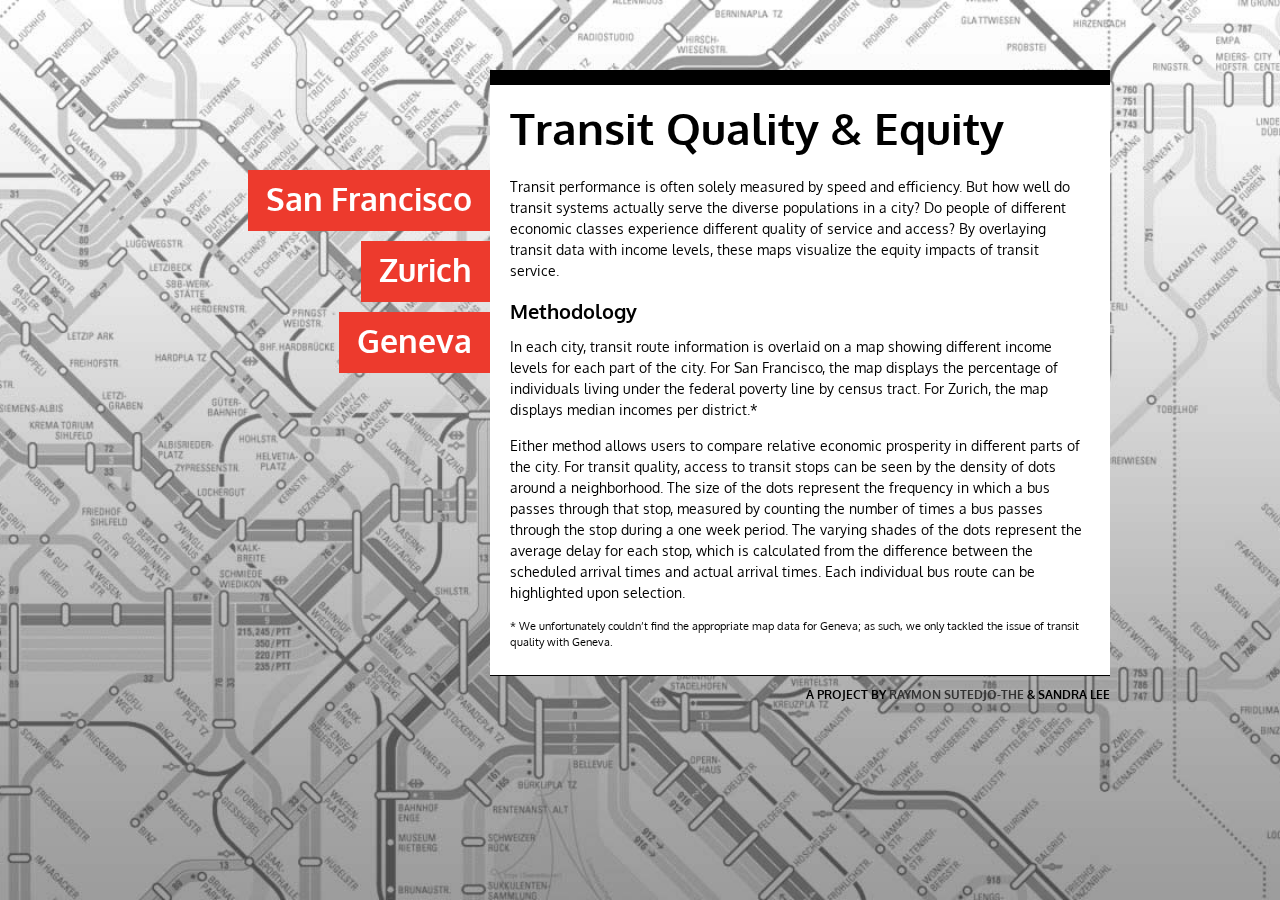
<file: index.html>
<!DOCTYPE html>
<html>
<head>
	<meta http-equiv="Content-Type" content="text/html; charset=UTF-8" />
	<meta name="description" content="description">
	<meta name="keywords" content="keywords">
	<link href='http://fonts.googleapis.com/css?family=Oxygen:400,700' rel='stylesheet' type='text/css'>
	<link rel="stylesheet" type="text/css" href="_css/style.css" />
	<script type="text/javascript" src="_js/jquery-1.8.2.min.js"></script>
	<script type="text/javascript" src="_js/backstretch.js"></script>
	<title>Urban Data Challenge</title>
</head>

<body id="index">

<div id="main">
	<div class="c-01">
		<ul>
			<li><a href="sanfrancisco.html">San Francisco</a></li>
			<li><a href="zurich.html">Zurich</a></li>
			<li><a href="geneva.html">Geneva</a></li>
		</ul>
	</div>
	<div class="c-02">
		<div class="content">
			<h1>Transit Quality &amp; Equity</h1>
			<p>Transit performance is often solely measured by speed and efficiency. But how well do transit systems actually serve the diverse populations in a city? Do people of different economic classes experience different quality of service and access? By overlaying transit data with income levels, these maps visualize the equity impacts of transit service.</p>
			<h2>Methodology</h2>
			<p>In each city, transit route information is overlaid on a map showing different income levels for each part of the city. For San Francisco, the map displays the percentage of individuals living under the federal poverty line by census tract. For Zurich, the map displays median incomes per district.*</p>
			<p>Either method allows users to compare relative economic prosperity in different parts of the city. For transit quality, access to transit stops can be seen by the density of dots around a neighborhood. The size of the dots represent the frequency in which a bus passes through that stop, measured by counting the number of times a bus passes through the stop during a one week period. The varying shades of the dots represent the average delay for each stop, which is calculated from the difference between the scheduled arrival times and actual arrival times. Each individual bus route can be highlighted upon selection.</p>
			<small><p>* We unfortunately couldn&rsquo;t find the appropriate map data for Geneva; as such, we only tackled the issue of transit quality with Geneva.</p></small>
		</div>
		<p class="byline">A project by <a href="http://ray-mon.com" target="_blank">Raymon Sutedjo-The</a> &amp; Sandra Lee</p>
	</div>
</div>

<script type="text/javascript">
	var num = Math.floor(Math.random()*3);
	var img;
	if (num == 0) {
		img = "_images/bg-sanfrancisco.jpg";
	} else if (num == 1) {
		img = "_images/bg-zurich.jpg";
	} else {
		img = "_images/bg-geneva.jpg";
	};
	$("#index").backstretch(img);
</script>

</body>
</html>
</file>
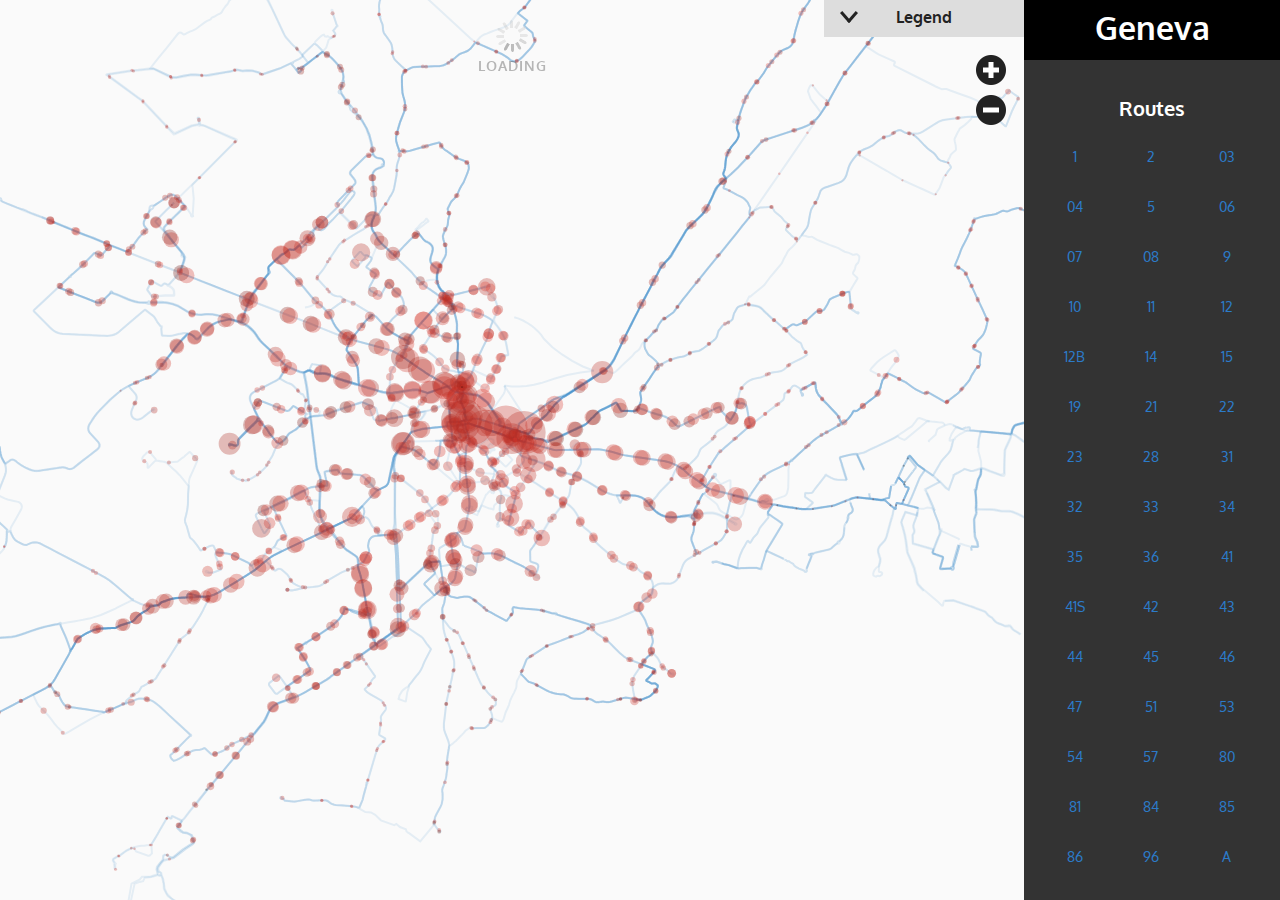
<file: geneva.html>
<!DOCTYPE html>
<html>
<head>
	<meta http-equiv="Content-Type" content="text/html; charset=UTF-8" />
	<meta name="description" content="description">
	<meta name="keywords" content="keywords">
	<link href='http://fonts.googleapis.com/css?family=Oxygen:400,700' rel='stylesheet' type='text/css'>
	<link rel="stylesheet" type="text/css" href="_css/style.css" />
	<script type="text/javascript" src="_js/jquery-1.8.2.min.js"></script>
	<script type="text/javascript" src="_js/d3.min.js"></script>	
	<script type="text/javascript" src="_js/script.js"></script>
	<title>Geneva</title>
</head>

<body>

<div id="viz"></div>

<div id="loading">loading</div>

<div id="zoom">
	<a id="zoom-in" href="#"><img src="_images/zoom-in.png" alt="zoom in" width="30" height="30" /></a>
	<a id="zoom-out" href="#"><img src="_images/zoom-out.png" alt="zoom out" width="30" height="30" /></a>
</div>

<div id="info"></div>

<div id="legend">
	<h2><a href="#" class="closed">Legend</a></h2>
	<div id="legend-detail">
		<ul>
			<li><svg width="20" height="20"><path d="M0 10 L20 10 Z" stroke="#2C7BC9" stroke-width="2" /></svg><span>route<span></li>
			<li><svg width="20" height="20"><circle cx="10" cy="10" r="7" fill="#ED3A2D" /></svg><span>stop</span></li>
		</ul>
		<hr/>
		<ul>
			<li>
				<svg width="170" height="30">
					<circle cx="3" cy="15" r="3" fill="#ED3A2D" />
					<circle cx="155" cy="15" r="15" fill="#ED3A2D" />
				</svg>
				<span class="c-01">less frequent<br/>service</span>
				<span class="c-02">more frequent<br/>service</span>
			</li>
		</ul>
		<hr/>
		<ul>
			<li>
				<svg width="170" height="10">
					<rect width="170" height="10" fill="url(#gradient)" />
					<defs>
						<linearGradient id="gradient" x1="0%" y1="0%" x2="100%" y2="0%">
							<stop offset="0%" style="stop-color:#ED3A2D;" />
							<stop offset="100%" style="stop-color:#2e0101" />
						</linearGradient>
					</defs>
				</svg>
				<span class="c-01">shorter<br/>delay<br/>(0 min.)</span>
				<span class="c-02">longer<br/>delay<br/>(5+ min.)</span>
			</li>
		</ul>
	</div>
</div>
	
<div id="container">
	<h1>Geneva</h1>
	<div id="content">
	<h2>Routes</h2>
		<ul>
			<li><a href="#" id="toggle-route-1" class="toggle-routes">1</a></li>
			<li><a href="#" id="toggle-route-2" class="toggle-routes">2</a></li>
			<li><a href="#" id="toggle-route-03" class="toggle-routes">03</a></li>
			<li><a href="#" id="toggle-route-04" class="toggle-routes">04</a></li>
			<li><a href="#" id="toggle-route-5" class="toggle-routes">5</a></li>
			<li><a href="#" id="toggle-route-06" class="toggle-routes">06</a></li>
			<li><a href="#" id="toggle-route-07" class="toggle-routes">07</a></li>
			<li><a href="#" id="toggle-route-08" class="toggle-routes">08</a></li>
			<li><a href="#" id="toggle-route-9" class="toggle-routes">9</a></li>
			<li><a href="#" id="toggle-route-10" class="toggle-routes">10</a></li>
			<li><a href="#" id="toggle-route-11" class="toggle-routes">11</a></li>
			<li><a href="#" id="toggle-route-12" class="toggle-routes">12</a></li>
			<li><a href="#" id="toggle-route-12B" class="toggle-routes">12B</a></li>
			<li><a href="#" id="toggle-route-14" class="toggle-routes">14</a></li>
			<li><a href="#" id="toggle-route-15" class="toggle-routes">15</a></li>
			<li><a href="#" id="toggle-route-19" class="toggle-routes">19</a></li>
			<li><a href="#" id="toggle-route-21" class="toggle-routes">21</a></li>
			<li><a href="#" id="toggle-route-22" class="toggle-routes">22</a></li>
			<li><a href="#" id="toggle-route-23" class="toggle-routes">23</a></li>
			<li><a href="#" id="toggle-route-28" class="toggle-routes">28</a></li>
			<li><a href="#" id="toggle-route-31" class="toggle-routes">31</a></li>
			<li><a href="#" id="toggle-route-32" class="toggle-routes">32</a></li>
			<li><a href="#" id="toggle-route-22" class="toggle-routes">33</a></li>
			<li><a href="#" id="toggle-route-34" class="toggle-routes">34</a></li>
			<li><a href="#" id="toggle-route-35" class="toggle-routes">35</a></li>
			<li><a href="#" id="toggle-route-36" class="toggle-routes">36</a></li>
			<li><a href="#" id="toggle-route-41" class="toggle-routes">41</a></li>
			<li><a href="#" id="toggle-route-41S" class="toggle-routes">41S</a></li>
			<li><a href="#" id="toggle-route-42" class="toggle-routes">42</a></li>
			<li><a href="#" id="toggle-route-43" class="toggle-routes">43</a></li>
			<li><a href="#" id="toggle-route-44" class="toggle-routes">44</a></li>
			<li><a href="#" id="toggle-route-45" class="toggle-routes">45</a></li>
			<li><a href="#" id="toggle-route-46" class="toggle-routes">46</a></li>
			<li><a href="#" id="toggle-route-47" class="toggle-routes">47</a></li>
			<li><a href="#" id="toggle-route-51" class="toggle-routes">51</a></li>
			<li><a href="#" id="toggle-route-53" class="toggle-routes">53</a></li>
			<li><a href="#" id="toggle-route-54" class="toggle-routes">54</a></li>
			<li><a href="#" id="toggle-route-57" class="toggle-routes">57</a></li>
			<li><a href="#" id="toggle-route-80" class="toggle-routes">80</a></li>
			<li><a href="#" id="toggle-route-81" class="toggle-routes">81</a></li>
			<li><a href="#" id="toggle-route-84" class="toggle-routes">84</a></li>
			<li><a href="#" id="toggle-route-85" class="toggle-routes">85</a></li>
			<li><a href="#" id="toggle-route-86" class="toggle-routes">86</a></li>
			<li><a href="#" id="toggle-route-96" class="toggle-routes">96</a></li>
			<li><a href="#" id="toggle-route-A" class="toggle-routes">A</a></li>
			<li><a href="#" id="toggle-route-B" class="toggle-routes">B</a></li>
			<li><a href="#" id="toggle-route-C" class="toggle-routes">C</a></li>
			<li><a href="#" id="toggle-route-D" class="toggle-routes">D</a></li>
			<li><a href="#" id="toggle-route-DN" class="toggle-routes">DN</a></li>
			<li><a href="#" id="toggle-route-E" class="toggle-routes">E</a></li>
			<li><a href="#" id="toggle-route-Eb" class="toggle-routes">Eb</a></li>
			<li><a href="#" id="toggle-route-F" class="toggle-routes">F</a></li>
			<li><a href="#" id="toggle-route-G" class="toggle-routes">G</a></li>
			<li><a href="#" id="toggle-route-Gb" class="toggle-routes">Gb</a></li>
			<li><a href="#" id="toggle-route-K" class="toggle-routes">K</a></li>
			<li><a href="#" id="toggle-route-L" class="toggle-routes">L</a></li>
			<li><a href="#" id="toggle-route-M1" class="toggle-routes">M1</a></li>
			<li><a href="#" id="toggle-route-M2" class="toggle-routes">M2</a></li>
			<li><a href="#" id="toggle-route-M3" class="toggle-routes">M3</a></li>
			<li><a href="#" id="toggle-route-M4" class="toggle-routes">M4</a></li>
			<li><a href="#" id="toggle-route-NA" class="toggle-routes">NA</a></li>
			<li><a href="#" id="toggle-route-NC" class="toggle-routes">NC</a></li>
			<li><a href="#" id="toggle-route-ND" class="toggle-routes">ND</a></li>
			<li><a href="#" id="toggle-route-NE" class="toggle-routes">NE</a></li>
			<li><a href="#" id="toggle-route-NJ" class="toggle-routes">NJ</a></li>
			<li><a href="#" id="toggle-route-NK" class="toggle-routes">NK</a></li>
			<li><a href="#" id="toggle-route-NM" class="toggle-routes">NM</a></li>
			<li><a href="#" id="toggle-route-NO" class="toggle-routes">NO</a></li>
			<li><a href="#" id="toggle-route-NP" class="toggle-routes">NP</a></li>
			<li><a href="#" id="toggle-route-NS" class="toggle-routes">NS</a></li>
			<li><a href="#" id="toggle-route-NT" class="toggle-routes">NT</a></li>
			<li><a href="#" id="toggle-route-NV" class="toggle-routes">NV</a></li>
			<li><a href="#" id="toggle-route-O" class="toggle-routes">O</a></li>
			<li><a href="#" id="toggle-route-S" class="toggle-routes">S</a></li>
			<li><a href="#" id="toggle-route-T" class="toggle-routes">T</a></li>
			<li><a href="#" id="toggle-route-TAC1" class="toggle-routes">TAC1</a></li>
			<li><a href="#" id="toggle-route-TAC2" class="toggle-routes">TAC2</a></li>
			<li><a href="#" id="toggle-route-TAC3" class="toggle-routes">TAC3</a></li>
			<li><a href="#" id="toggle-route-TAC4" class="toggle-routes">TAC4</a></li>
			<li><a href="#" id="toggle-route-TAC5" class="toggle-routes">TAC5</a></li>
			<li><a href="#" id="toggle-route-TACD3" class="toggle-routes">TACD3</a></li>
			<li><a href="#" id="toggle-route-V" class="toggle-routes">V</a></li>
			<li><a href="#" id="toggle-route-VB" class="toggle-routes">VB</a></li>
			<li><a href="#" id="toggle-route-W" class="toggle-routes">W</a></li>
			<li><a href="#" id="toggle-route-X" class="toggle-routes">X</a></li>
			<li><a href="#" id="toggle-route-Y" class="toggle-routes">Y</a></li>
			<li><a href="#" id="toggle-route-Z" class="toggle-routes">Z</a></li>
<!--	 		<li><a href="#" id="toggle-route-0" class="toggle-routes">0</a></li> -->
		</ul>	
	</div>	
</div>
	
<script type="text/javascript">
	$(document).ready(function() {
		viz.geneva();
	});
</script>

</body>
</html>
</file>
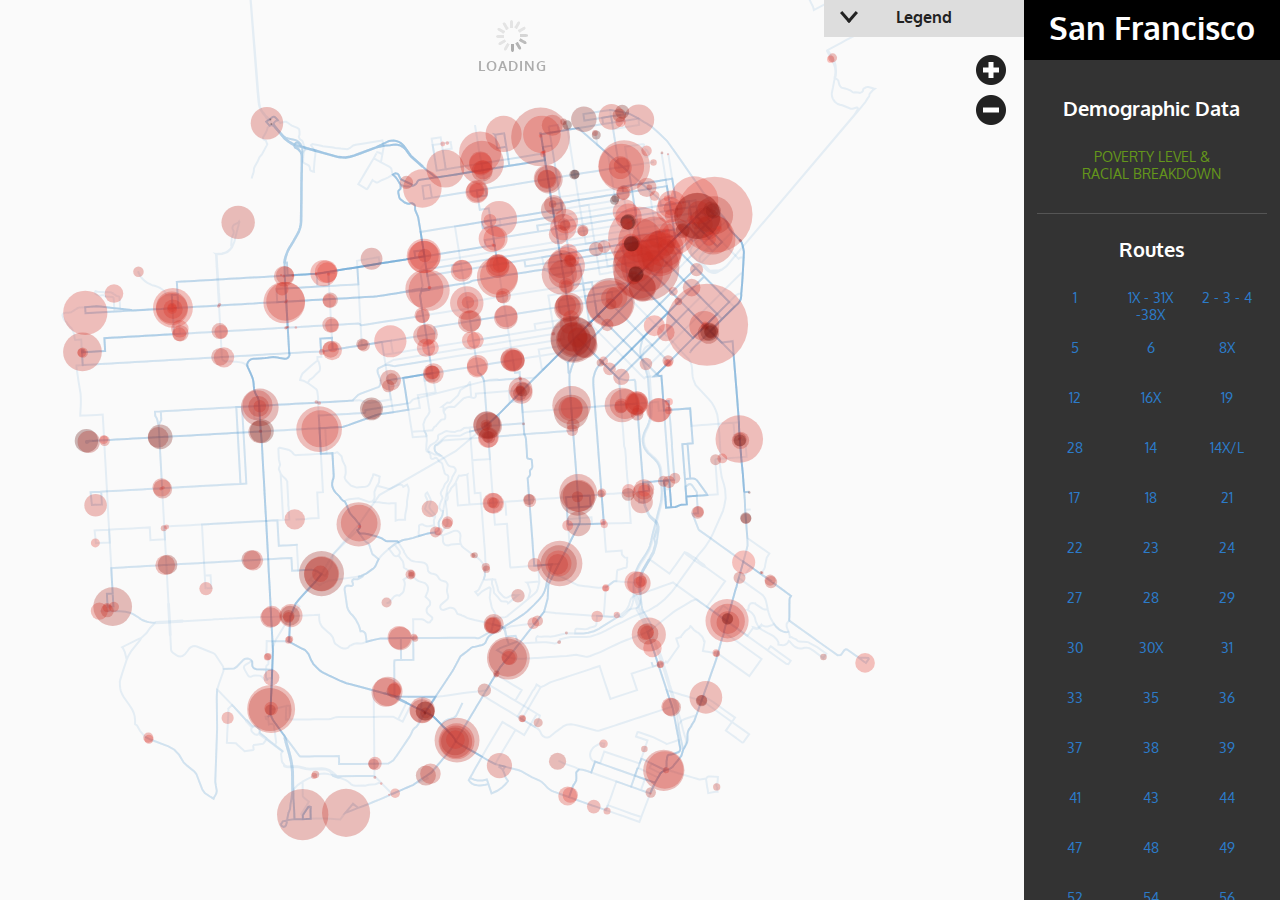
<file: sanfrancisco.html>
<!DOCTYPE html>
<html>
<head>
	<meta http-equiv="Content-Type" content="text/html; charset=UTF-8" />
	<meta name="description" content="description">
	<meta name="keywords" content="keywords">
	<link href='http://fonts.googleapis.com/css?family=Oxygen:400,700' rel='stylesheet' type='text/css'>
	<link rel="stylesheet" type="text/css" href="_css/style.css" />
	<script type="text/javascript" src="_js/jquery-1.8.2.min.js"></script>
	<script type="text/javascript" src="_js/d3.min.js"></script>	
	<script type="text/javascript" src="_js/script.js"></script>
	<title>San Francisco</title>
</head>

<body>

<div id="viz"></div>

<div id="loading">loading</div>

<div id="zoom">
	<a id="zoom-in" href="#"><img src="_images/zoom-in.png" alt="zoom in" width="30" height="30" /></a>
	<a id="zoom-out" href="#"><img src="_images/zoom-out.png" alt="zoom out" width="30" height="30" /></a>
</div>

<div id="info"></div>

<div id="legend">
	<h2><a href="#" class="closed">Legend</a></h2>
	<div id="legend-detail">
		<ul>
			<li><svg width="20" height="20"><path d="M0 10 L20 10 Z" stroke="#2C7BC9" stroke-width="2" /></svg><span>route<span></li>
			<li><svg width="20" height="20"><circle cx="10" cy="10" r="7" fill="#ED3A2D" /></svg><span>stop</span></li>
		</ul>
		<hr/>
		<ul>
			<li>
				<svg width="170" height="30">
					<circle cx="3" cy="15" r="3" fill="#ED3A2D" />
					<circle cx="155" cy="15" r="15" fill="#ED3A2D" />
				</svg>
				<span class="c-01">less frequent<br/>service</span>
				<span class="c-02">more frequent<br/>service</span>
			</li>
		</ul>
		<hr/>
		<ul>
			<li>
				<svg width="170" height="10">
					<rect width="170" height="10" fill="url(#gradient)" />
					<defs>
						<linearGradient id="gradient" x1="0%" y1="0%" x2="100%" y2="0%">
							<stop offset="0%" style="stop-color:#ED3A2D;" />
							<stop offset="100%" style="stop-color:#2e0101" />
						</linearGradient>
					</defs>
				</svg>
				<span class="c-01">shorter<br/>delay<br/>(0 min.)</span>
				<span class="c-02">longer<br/>delay<br/>(15+ min.)</span>
			</li>
		</ul>
		<hr/>
		<h3>Poverty Level</h3>
		<ul>
			<li><svg width="20" height="20"><rect width="300" height="100" fill="#EAF5DA" /></svg><span>&lt;= 5% of residents</span></li>
			<li><svg width="20" height="20"><rect width="300" height="100" fill="#CFE8AC" /></svg><span>5.01 - 10% of residents</span></li>
			<li><svg width="20" height="20"><rect width="300" height="100" fill="#9FC961" /></svg><span>10.01 - 15% of residents</span></li>
			<li><svg width="20" height="20"><rect width="300" height="100" fill="#7CAD34" /></svg><span>15.01 - 20% of residents</span></li>
			<li><svg width="20" height="20"><rect width="300" height="100" fill="#64961B" /></svg><span>20.01 - 25% of residents</span></li>
			<li><svg width="20" height="20"><rect width="300" height="100" fill="#41660A" /></svg><span>&gt; 25% of residents</span></li>
		</ul>
	</div>
</div>
	
<div id="container">

	<h1>San Francisco</h1>
	
	<div id="content">

		<h2>Demographic Data</h2>
		<ul id="economic">
			<li><a href="#" id="toggle-tracts">POVERTY LEVEL &amp;<br/>RACIAL BREAKDOWN</a></li>
		</ul>
	
		<hr/>
	
		<h2>Routes</h2>
		<ul>
			<li><a href="#" id="toggle-route-001" class="toggle-routes">1</a>				</li>
	<!-- 		<li><a href="#" id="toggle-route-01EXTRA" class="toggle-routes">1 (Extra)</a>	</li> -->
			<li><a href="#" id="toggle-route-101X" class="toggle-routes">1X - 31X -38X </a>	</li>
			<li><a href="#" id="toggle-route-002" class="toggle-routes">2 - 3 - 4</a>			</li>
	<!-- 		<li><a href="#" id="toggle-route-002-WKY" class="toggle-routes">2-3-4 (Weekday)</a></li> -->
			<li><a href="#" id="toggle-route-005" class="toggle-routes">5</a>				</li>
	<!-- 		<li><a href="#" id="toggle-route-05EXTRA" class="toggle-routes">5 (Extra)</a>	</li> -->
			<li><a href="#" id="toggle-route-006" class="toggle-routes">6</a>				</li>
			<li><a href="#" id="toggle-route-008X" class="toggle-routes">8X</a>				</li>
			<li><a href="#" id="toggle-route-012" class="toggle-routes">12</a>				</li>
	<!--
			<li><a href="#" id="toggle-route-10EXTRA" class="toggle-routes">12 (Folsom Pacific)</a>	</li>		
			<li><a href="#" id="toggle-route-012-WKY" class="toggle-routes">12 (Wky)</a>	</li>
	-->
			<li><a href="#" id="toggle-route-016X" class="toggle-routes">16X</a>			</li>
			<li><a href="#" id="toggle-route-019-WKY" class="toggle-routes">19</a>			</li>
			<li><a href="#" id="toggle-route-028-WKY" class="toggle-routes">28</a>			</li>
	<!-- 		<li><a href="#" id="toggle-route-028-SAT" class="toggle-routes">28 (Sat)</a>	</li> -->
			<li><a href="#" id="toggle-route-014" class="toggle-routes">14</a>				</li>
			<li><a href="#" id="toggle-route-114XL" class="toggle-routes">14X/L</a>			</li>
			<li><a href="#" id="toggle-route-017" class="toggle-routes">17</a>				</li>
			<li><a href="#" id="toggle-route-018" class="toggle-routes">18</a>				</li>
	<!-- 		<li><a href="#" id="toggle-route-019" class="toggle-routes">19</a>				</li> -->
			<li><a href="#" id="toggle-route-021" class="toggle-routes">21</a>				</li>
			<li><a href="#" id="toggle-route-022" class="toggle-routes">22</a>				</li>
			<li><a href="#" id="toggle-route-023" class="toggle-routes">23</a>				</li>
			<li><a href="#" id="toggle-route-024" class="toggle-routes">24</a>				</li>
			<li><a href="#" id="toggle-route-027" class="toggle-routes">27</a>				</li>
			<li><a href="#" id="toggle-route-028" class="toggle-routes">28</a>				</li>
			<li><a href="#" id="toggle-route-029" class="toggle-routes">29</a>				</li>
			<li><a href="#" id="toggle-route-030" class="toggle-routes">30</a>				</li>
			<li><a href="#" id="toggle-route-130X" class="toggle-routes">30X</a>			</li>
			<li><a href="#" id="toggle-route-031" class="toggle-routes">31</a>				</li>
			<li><a href="#" id="toggle-route-033" class="toggle-routes">33</a>				</li>
			<li><a href="#" id="toggle-route-035" class="toggle-routes">35</a>				</li>
			<li><a href="#" id="toggle-route-036" class="toggle-routes">36</a>				</li>
			<li><a href="#" id="toggle-route-037" class="toggle-routes">37</a>				</li>
			<li><a href="#" id="toggle-route-038" class="toggle-routes">38</a>				</li>
	<!-- 		<li><a href="#" id="toggle-route-138L" class="toggle-routes">38L</a>			</li> -->
			<li><a href="#" id="toggle-route-039" class="toggle-routes">39</a>				</li>
			<li><a href="#" id="toggle-route-041" class="toggle-routes">41</a>				</li>
			<li><a href="#" id="toggle-route-043" class="toggle-routes">43</a>				</li>
	<!-- 		<li><a href="#" id="toggle-route-043-WKY" class="toggle-routes">43 (Wky)</a>	</li> -->
			<li><a href="#" id="toggle-route-044" class="toggle-routes">44</a>				</li>
			<li><a href="#" id="toggle-route-047" class="toggle-routes">47</a>				</li>
	<!-- 		<li><a href="#" id="toggle-route-047-WKY" class="toggle-routes">47 (Wky)</a>	</li> -->
			<li><a href="#" id="toggle-route-048" class="toggle-routes">48</a>				</li>
			<li><a href="#" id="toggle-route-049" class="toggle-routes">49</a>				</li>
			<li><a href="#" id="toggle-route-052" class="toggle-routes">52</a>				</li>
			<li><a href="#" id="toggle-route-054" class="toggle-routes">54</a>				</li>
			<li><a href="#" id="toggle-route-056" class="toggle-routes">56</a>				</li>
			<li><a href="#" id="toggle-route-059" class="toggle-routes">59</a>				</li>
			<li><a href="#" id="toggle-route-061" class="toggle-routes">61</a>				</li>
			<li><a href="#" id="toggle-route-066" class="toggle-routes">66</a>				</li>
			<li><a href="#" id="toggle-route-067" class="toggle-routes">67</a>				</li>
			<li><a href="#" id="toggle-route-076X" class="toggle-routes">76X</a>			</li>
			<li><a href="#" id="toggle-route-080" class="toggle-routes">80</a>				</li>
			<li><a href="#" id="toggle-route-083X" class="toggle-routes">83X</a>			</li>
			<li><a href="#" id="toggle-route-088" class="toggle-routes">88</a>				</li>
			<li><a href="#" id="toggle-route-090" class="toggle-routes">90</a>				</li>
			<li><a href="#" id="toggle-route-091" class="toggle-routes">91</a>				</li>
			<li><a href="#" id="toggle-route-095SD" class="toggle-routes">95SD</a>			</li>
			<li><a href="#" id="toggle-route-108" class="toggle-routes">108</a>				</li>
	<!-- 		<li><a href="#" id="toggle-route-098E" class="toggle-routes">E</a>				</li> -->
			<li><a href="#" id="toggle-route-098" class="toggle-routes">F</a>				</li>
			<li><a href="#" id="toggle-route-093" class="toggle-routes">J - N</a>				</li>
			<li><a href="#" id="toggle-route-N-EXPRE" class="toggle-routes">N (Exp)</a>		</li>
			<li><a href="#" id="toggle-route-094" class="toggle-routes">L - N</a>				</li>
			<li><a href="#" id="toggle-route-097" class="toggle-routes">K - L - M - S - T</a>		</li>
		</ul>

	</div>		

</div>
	
<script type="text/javascript">
	$(document).ready(function() {
	    viz.sanfrancisco();
	});
</script>

</body>
</html>
</file>
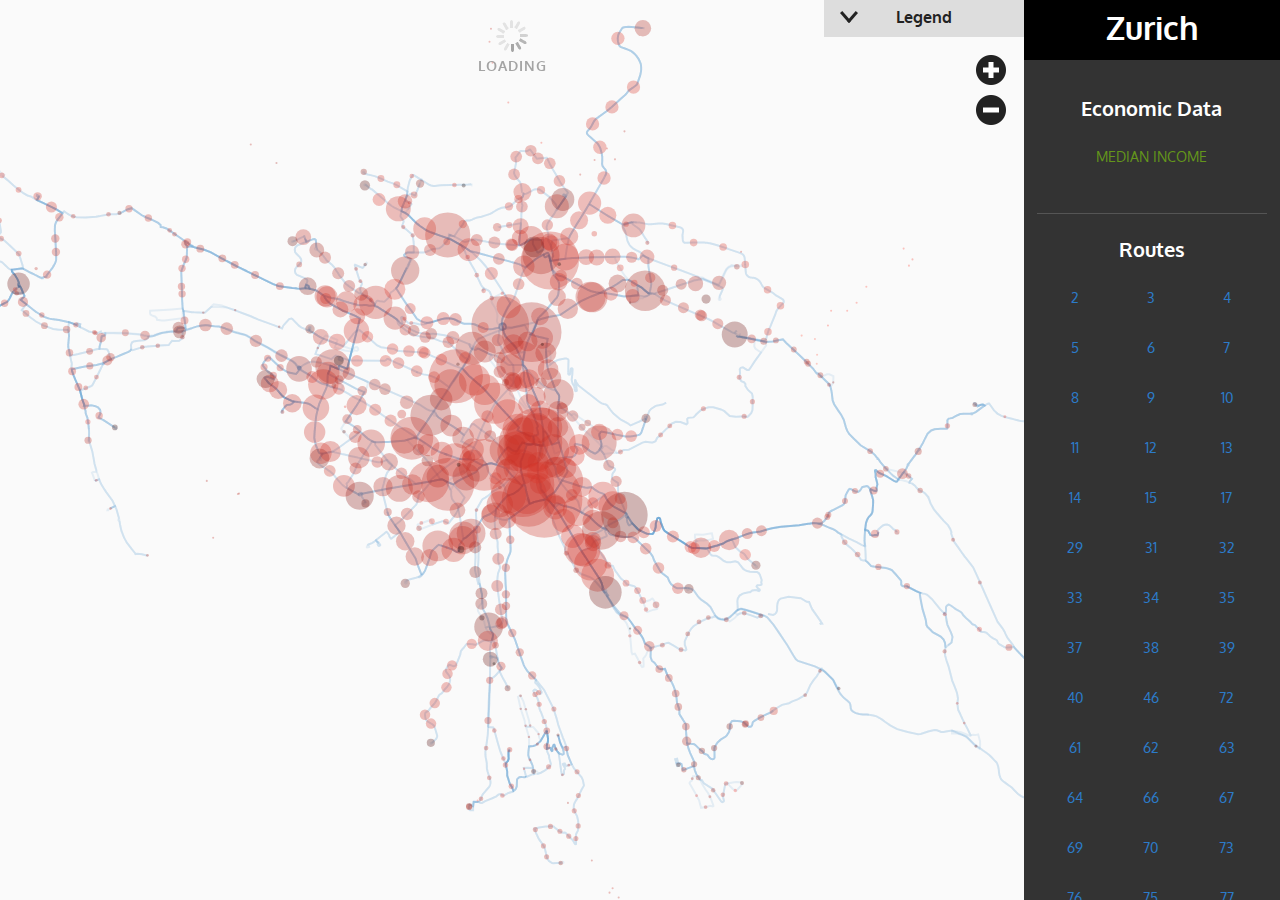
<file: zurich.html>
<!DOCTYPE html>
<html>
<head>
	<meta http-equiv="Content-Type" content="text/html; charset=UTF-8" />
	<meta name="description" content="description">
	<meta name="keywords" content="keywords">
	<link href='http://fonts.googleapis.com/css?family=Oxygen:400,700' rel='stylesheet' type='text/css'>
	<link rel="stylesheet" type="text/css" href="_css/style.css" />
	<script type="text/javascript" src="_js/jquery-1.8.2.min.js"></script>
	<script type="text/javascript" src="_js/d3.min.js"></script>	
	<script type="text/javascript" src="_js/script.js"></script>
	<title>Zurich</title>
</head>

<body>

<div id="viz"></div>

<div id="loading">loading</div>

<div id="zoom">
	<a id="zoom-in" href="#"><img src="_images/zoom-in.png" alt="zoom in" width="30" height="30" /></a>
	<a id="zoom-out" href="#"><img src="_images/zoom-out.png" alt="zoom out" width="30" height="30" /></a>
</div>

<div id="info"></div>

<div id="legend">
	<h2><a href="#" class="closed">Legend</a></h2>
	<div id="legend-detail">
		<ul>
			<li><svg width="20" height="20"><path d="M0 10 L20 10 Z" stroke="#2C7BC9" stroke-width="2" /></svg><span>route<span></li>
			<li><svg width="20" height="20"><circle cx="10" cy="10" r="7" fill="#ED3A2D" /></svg><span>stop</span></li>
		</ul>
		<hr/>
		<ul>
			<li>
				<svg width="170" height="30">
					<circle cx="3" cy="15" r="3" fill="#ED3A2D" />
					<circle cx="155" cy="15" r="15" fill="#ED3A2D" />
				</svg>
				<span class="c-01">less frequent<br/>service</span>
				<span class="c-02">more frequent<br/>service</span>
			</li>
		</ul>
		<hr/>
		<ul>
			<li>
				<svg width="170" height="10">
					<rect width="170" height="10" fill="url(#gradient)" />
					<defs>
						<linearGradient id="gradient" x1="0%" y1="0%" x2="100%" y2="0%">
							<stop offset="0%" style="stop-color:#ED3A2D;" />
							<stop offset="100%" style="stop-color:#2e0101" />
						</linearGradient>
					</defs>
				</svg>
				<span class="c-01">shorter<br/>delay<br/>(0 min.)</span>
				<span class="c-02">longer<br/>delay<br/>(3+ min.)</span>
			</li>
		</ul>
		<hr/>
		<h3>median income</h3>
		<ul>
			<li><svg width="20" height="20"><rect width="300" height="100" fill="#41660A" /></svg><span>&lt;= &euro;40,000</span></li>
			<li><svg width="20" height="20"><rect width="300" height="100" fill="#64961B" /></svg><span>&euro;40,001 - &euro;45,000</span></li>
			<li><svg width="20" height="20"><rect width="300" height="100" fill="#7CAD34" /></svg><span>&euro;45,001 - &euro;50,000</span></li>
			<li><svg width="20" height="20"><rect width="300" height="100" fill="#9FC961" /></svg><span>&euro;50,001 - &euro;55,000</span></li>
			<li><svg width="20" height="20"><rect width="300" height="100" fill="#CFE8AC" /></svg><span>&euro;55,001 - &euro;60,000</span></li>
			<li><svg width="20" height="20"><rect width="300" height="100" fill="#EAF5DA" /></svg><span>&gt; &euro;60,000</span></li>
		</ul>
	</div>
</div>
	
<div id="container">

	<h1>Zurich</h1>

	<div id="content">
		<h2>Economic Data</h2>
		<ul id="economic">
			<li><a href="#" id="toggle-tracts">MEDIAN INCOME</a></li>
		</ul>
		<hr/>
		<h2>Routes</h2>
		<ul>
			<li><a href="#" id="toggle-route-2" class="toggle-routes-alt">2</a></li>
			<li><a href="#" id="toggle-route-3" class="toggle-routes-alt">3</a></li>
			<li><a href="#" id="toggle-route-4" class="toggle-routes-alt">4</a></li>
			<li><a href="#" id="toggle-route-5" class="toggle-routes-alt">5</a></li>
			<li><a href="#" id="toggle-route-6" class="toggle-routes-alt">6</a></li>
			<li><a href="#" id="toggle-route-7" class="toggle-routes-alt">7</a></li>
			<li><a href="#" id="toggle-route-8" class="toggle-routes-alt">8</a></li>
			<li><a href="#" id="toggle-route-9" class="toggle-routes-alt">9</a></li>
			<li><a href="#" id="toggle-route-10" class="toggle-routes-alt">10</a></li>
			<li><a href="#" id="toggle-route-11" class="toggle-routes-alt">11</a></li>
			<li><a href="#" id="toggle-route-12" class="toggle-routes-alt">12</a></li>
			<li><a href="#" id="toggle-route-13" class="toggle-routes-alt">13</a></li>
			<li><a href="#" id="toggle-route-14" class="toggle-routes-alt">14</a></li>
			<li><a href="#" id="toggle-route-15" class="toggle-routes-alt">15</a></li>
			<li><a href="#" id="toggle-route-17" class="toggle-routes-alt">17</a></li>
			<li><a href="#" id="toggle-route-29" class="toggle-routes-alt">29</a></li>
			<li><a href="#" id="toggle-route-31" class="toggle-routes-alt">31</a></li>
			<li><a href="#" id="toggle-route-32" class="toggle-routes-alt">32</a></li>
			<li><a href="#" id="toggle-route-33" class="toggle-routes-alt">33</a></li>
			<li><a href="#" id="toggle-route-34" class="toggle-routes-alt">34</a></li>
			<li><a href="#" id="toggle-route-35" class="toggle-routes-alt">35</a></li>
			<li><a href="#" id="toggle-route-37" class="toggle-routes-alt">37</a></li>
			<li><a href="#" id="toggle-route-38" class="toggle-routes-alt">38</a></li>
			<li><a href="#" id="toggle-route-39" class="toggle-routes-alt">39</a></li>
			<li><a href="#" id="toggle-route-40" class="toggle-routes-alt">40</a></li>
			<li><a href="#" id="toggle-route-46" class="toggle-routes-alt">46</a></li>
			<li><a href="#" id="toggle-route-72" class="toggle-routes-alt">72</a></li>
			<li><a href="#" id="toggle-route-61" class="toggle-routes-alt">61</a></li>
			<li><a href="#" id="toggle-route-62" class="toggle-routes-alt">62</a></li>
			<li><a href="#" id="toggle-route-63" class="toggle-routes-alt">63</a></li>
			<li><a href="#" id="toggle-route-64" class="toggle-routes-alt">64</a></li>
			<li><a href="#" id="toggle-route-66" class="toggle-routes-alt">66</a></li>
			<li><a href="#" id="toggle-route-67" class="toggle-routes-alt">67</a></li>
			<li><a href="#" id="toggle-route-69" class="toggle-routes-alt">69</a></li>
			<li><a href="#" id="toggle-route-70" class="toggle-routes-alt">70</a></li>
			<li><a href="#" id="toggle-route-73" class="toggle-routes-alt">73</a></li>
			<li><a href="#" id="toggle-route-76" class="toggle-routes-alt">76</a></li>
			<li><a href="#" id="toggle-route-75" class="toggle-routes-alt">75</a></li>
			<li><a href="#" id="toggle-route-77" class="toggle-routes-alt">77</a></li>
			<li><a href="#" id="toggle-route-78" class="toggle-routes-alt">78</a></li>
			<li><a href="#" id="toggle-route-79" class="toggle-routes-alt">79</a></li>
			<li><a href="#" id="toggle-route-80" class="toggle-routes-alt">80</a></li>
			<li><a href="#" id="toggle-route-89" class="toggle-routes-alt">89</a></li>
			<li><a href="#" id="toggle-route-91" class="toggle-routes-alt">91</a></li>
			<li><a href="#" id="toggle-route-94" class="toggle-routes-alt">94</a></li>
			<li><a href="#" id="toggle-route-95" class="toggle-routes-alt">95</a></li>
			<li><a href="#" id="toggle-route-161" class="toggle-routes-alt">161</a></li>
			<li><a href="#" id="toggle-route-162" class="toggle-routes-alt">162</a></li>
			<li><a href="#" id="toggle-route-163" class="toggle-routes-alt">163</a></li>
			<li><a href="#" id="toggle-route-165" class="toggle-routes-alt">165</a></li>
			<li><a href="#" id="toggle-route-184" class="toggle-routes-alt">184</a></li>
			<li><a href="#" id="toggle-route-185" class="toggle-routes-alt">185</a></li>
			<li><a href="#" id="toggle-route-301" class="toggle-routes-alt">301</a></li>
			<li><a href="#" id="toggle-route-302" class="toggle-routes-alt">302</a></li>
			<li><a href="#" id="toggle-route-303" class="toggle-routes-alt">303</a></li>
			<li><a href="#" id="toggle-route-304" class="toggle-routes-alt">304</a></li>
			<li><a href="#" id="toggle-route-305" class="toggle-routes-alt">305</a></li>
			<li><a href="#" id="toggle-route-306" class="toggle-routes-alt">306</a></li>
			<li><a href="#" id="toggle-route-307" class="toggle-routes-alt">307</a></li>
			<li><a href="#" id="toggle-route-308" class="toggle-routes-alt">308</a></li>
			<li><a href="#" id="toggle-route-309" class="toggle-routes-alt">309</a></li>
			<li><a href="#" id="toggle-route-311" class="toggle-routes-alt">311</a></li>
			<li><a href="#" id="toggle-route-314" class="toggle-routes-alt">314</a></li>
			<li><a href="#" id="toggle-route-323" class="toggle-routes-alt">323</a></li>
			<li><a href="#" id="toggle-route-325" class="toggle-routes-alt">325</a></li>
			<li><a href="#" id="toggle-route-747" class="toggle-routes-alt">747</a></li>
			<li><a href="#" id="toggle-route-743" class="toggle-routes-alt">743</a></li>
			<li><a href="#" id="toggle-route-744" class="toggle-routes-alt">744</a></li>
			<li><a href="#" id="toggle-route-747" class="toggle-routes-alt">747</a></li>
			<li><a href="#" id="toggle-route-751" class="toggle-routes-alt">751</a></li>
			<li><a href="#" id="toggle-route-753" class="toggle-routes-alt">753</a></li>
			<li><a href="#" id="toggle-route-786" class="toggle-routes-alt">786</a></li>
			<li><a href="#" id="toggle-route-910" class="toggle-routes-alt">910</a></li>
			<li><a href="#" id="toggle-route-912" class="toggle-routes-alt">912</a></li>
			<li><a href="#" id="toggle-route-916" class="toggle-routes-alt">916</a></li>
			<li><a href="#" id="toggle-route-917" class="toggle-routes-alt">917</a></li>
			<li><a href="#" id="toggle-route-918" class="toggle-routes-alt">918</a></li>
			<li><a href="#" id="toggle-route-919" class="toggle-routes-alt">919</a></li>
			<li><a href="#" id="toggle-route-E" class="toggle-routes-alt">E</a></li>
			<li><a href="#" id="toggle-route-S18" class="toggle-routes-alt">S18</a></li>
		</ul>
	</div>
	
</div>
	
<script type="text/javascript">
	$(document).ready(function() {
	    viz.zurich();
	});
</script>

</body>
</html>
</file>
<file: _css/style.css>
/* reset */

html, body, address, blockquote, del, div, h1, h2, h3, h4, h5, h6, hr, ins, noscript, p, pre, dl, dt, dd, li, ol, ul, table, caption, colgroup, col, thead, tfoot, tbody, tr, td, th, form, button, fieldset, legend, label, select, optgroup, option, textarea, a, bdo, br, img, map, area, object, param, q, script, span, sub, sup, abbr, acronym, cite, code, del, dfn, em, ins, kbd, samp, strong, var, b, big, i, small, tt{border:0;font-family:inherit;font-size:100%;font-style:inherit;font-weight:inherit;margin:0;outline:0;padding:0;vertical-align:baseline;}
ol, ul{list-style:none;}
th{text-align:left;}
table{border-collapse:collapse;}



/* global */

body 												{background:#fafafa; font-size:1em; font-family:'Oxygen',sans-serif; line-height:1.5; overflow:hidden;}
a:link,
a:visited										    {color:#2C7BC9;text-decoration:none;
													-webkit-transition:color .1s ease-in;  
													-moz-transition:color .1s ease-in;  
													-o-transition:color .1s ease-in;  
													transition:color .1s ease-in;
}
a:hover,
a:visited:hover									    {color:#19b5f7;text-decoration:none;}

table td										    {}

h1												    {font-size:2em; font-weight:700; margin:0 0 20px 0;}
h2												    {font-size:1.25em; font-weight:700;}
h3												    {}
h4												    {}
h5												    {}
h6												    {}

p												    {font-size:.875em; margin:0 0 15px 0;}
span												{}
hr													{border-top:1px solid #555; margin:20px 0;}
label												{}
input[type=text]									{}
input[type=text]:focus								{}
input[type=submit]									{}
textarea											{}

::selection 										{}
::-moz-selection 									{}



/* main */
#index												{background:#333;}

#main												{margin:60px auto; overflow:hidden; padding:10px; width:940px;}
#main .c-01											{float:left; padding:100px 0 0 0; width:320px;}
#main .c-01 li										{background:#ED3A2D; color:#fff; clear:both; display:inline-block; float:right; font-size:2em; font-weight:700; margin:0 0 10px 0;}
#main .c-01 a										{color:#fff; display:block; padding:5px 18px 8px 18px;
													-webkit-transition:background-color .2s ease-in;  
													-moz-transition:background-color .2s ease-in;  
													-o-transition:background-color .2s ease-in;  
													transition:background-color .2s ease-in;
}
#main .c-01 a:hover									{background:#2e0101;}

#main .c-02	.content								{background:#fff; border-bottom:1px solid #000; border-top:15px solid #000; float:left; padding:10px 20px; width:580px;}
#main .c-02 h1										{font-size:2.75em; margin:0 0 15px 0;}
#main .c-02 h2										{margin:0 0 10px 0;}
#main .byline										{clear:both; font-size:.75em; font-weight:700; padding:10px 0 0 0; text-align:right; text-transform:uppercase;}
#main .byline a										{color:#333;}
#main .byline a:hover								{color:#000;}



/* loading */
#loading											{background:url(../_images/ajax-loader.gif) center top transparent no-repeat; font-size:.875em; font-weight:700; left:30%; letter-spacing:1px; padding:35px 0 0 0; position:fixed; text-align:center; text-transform:uppercase; top:20px; width:20%;}



/* legend */
#legend												{background:#fff; color:#666; float:right; position:fixed; right:20%; width:200px; top:0;}
#legend h2											{font-size:1em; margin:0; text-align:center;}
#legend h2 a										{background:url(../_images/arrows.png) 15px 11px #ddd no-repeat; color:#222; display:block; padding:5px 0 8px 0;
													-webkit-transition:background .2s ease-in;  
													-moz-transition:background .2s ease-in;  
													-o-transition:background .2s ease-in;  
													transition:background .2s ease-in;
}
#legend h2 a:hover									{background-color:#eee; background-position:15px 9px; color:#222;}
#legend h2 a.closed									{background:url(../_images/arrows.png) 15px -57px #ddd no-repeat; color:#222;}
#legend h2 a.closed:hover							{background-color:#eee; background-position:15px -55px;}
#legend h3 											{font-size:.75em; font-weight:700; margin:0 0 5px 0; text-transform:uppercase;}
#legend hr 											{border-top:1px dotted #ccc; margin:15px 0;}

#legend-detail										{border-bottom:1px solid #999; display:none; line-height:1.25; padding:10px 15px; width:170px;}
#legend-detail li									{font-size:.75em; margin:0 0 5px 0; overflow:hidden;}
#legend-detail li svg			    				{display:block; float:left; margin:0 5px 0 0;}
#legend-detail li span			    				{display:block; float:left; padding:2px 0 0 0;}
#legend-detail li span.c-01			    			{width:85px;}
#legend-detail li span.c-02			    			{text-align:right; width:85px;}




/* container */

#container											{background:#333; color:#fff; height:100%; overflow:auto; padding:0%; position:fixed; right:0; width:20%; z-index:2;}
#content											{width:90%; padding:5%;}
#container h1										{background:#000; color:#fff; display:block; line-height:1.1; padding:10px 18px 15px 18px; text-align:center;}
#container h2										{margin:0 0 20px 0; text-align:center;}
#container ul										{clear:both; display:block; line-height:1.25; margin:0 0 80px 0; overflow:hidden;}
#container ul li									{display:block; float:left; font-size:.875em; height:50px; width:33%;}
#container ul li a									{display:block; height:45px; padding:5px 0 0 0; text-align:center; width:100%;}
#container ul li .active							{background:#2C7BC9; color:#fff;}

#container #economic								{margin:0;}
#container #economic li								{display:block; float:left; height:50px; width:100%;}
#container #economic li a						   	{color:#64961B; display:block; height:40px; padding:5px 0; 
													-webkit-transition:color .1s ease-in;  
													-moz-transition:color .1s ease-in;  
													-o-transition:color .1s ease-in;  
													transition:color .1s ease-in;
													width:100%;}
#container #economic li a:hover						{color:#89ca27;}
#container #economic .active						{background:#64961B; color:#fff !important;}



/* zoom buttons */
#zoom												{overflow:hidden; position:fixed; right:21%; top:50px; width:40px;}
#zoom-in,
#zoom-out 											{clear:both; display:block; height:30px;padding:5px;
													-webkit-transition:all .1s ease-in;  
													-moz-transition:all .1s ease-in;  
													-o-transition:all .1s ease-in;  
													transition:all .1s ease-in;
													width:30px;
}
#zoom-in:active,
#zoom-out:active 									{opacity:.8;}
#zoom-in:hover 										{-webkit-transform: scale(1.2);}
#zoom-out:hover 									{-webkit-transform: scale(0.8);}



/* content */

.bar												{background:red; display:inline-block; float:left; margin:0 2px 0 0; width:10px;}
text												{color:black;display:block;font-size:12px;}
.axis path,
.axis line 											{fill:none; stroke:black; shape-rendering:crispEdges;}
.axis text 											{font-size:11px;}

.tract												{cursor:pointer; display:none; stroke:black; stroke-width:0;
													transition: fill .1s linear;
													-moz-transition: fill .1s linear;    /* FF3.7+ */
													-o-transition: fill .1s linear;      /* Opera 10.5 */
													-webkit-transition: fill .1s linear; /* Saf3.2+, Chrome */
}
.tract-active										{fill:#000 !important;}

.route												{display:block; opacity:.1; stroke:#2C7BC9; stroke-width:2px;}
.city-limit											{fill:none; stroke:#aaa; stroke-width:1.5px; stroke-dasharray:1,5;}
.stop												{cursor:pointer; display:block; /* fill:#ED3A2D;  */opacity:.3; stroke:yellow; stroke-width:0;}

#viz												{left:0; height:100%; position:fixed; top:0; width:100%;}
#info												{background:#fff; border-top:5px solid #222; border-bottom:1px solid #222; color:#222; display:none; font-size:.875em; padding:10px 15px 5px 15px; position:absolute; width:300px; z-index:99;}
#info p												{font-size:1em; line-height:1.4; margin:0 0 10px 0;}
#info span											{font-size:.875em; text-transform:uppercase;}
#info span.poverty									{font-size:1em;color:#7CAD34; font-weight:bold; text-transform:none;}
#info .race											{font-size:.875em; margin:0 0 10px 0;}
#info .race span									{font-size:1em; color:#D18706; font-weight:bold; text-transform:none;}



/* responsive design css rules */

@media screen and (max-width:480px) {
body 												{}
													}

@media screen and (min-width:480px) and (max-width:800px) {
body 												{}
													}

@media screen and (min-width:800px) and (max-width:1024px) {
body 												{}
													}



/* misc */

small												{font-size:.75em; line-height:1.5;}
strong											    {font-weight:bold;}
em													{font-style:italic;}
.cb													{clear:both;}
</file>
